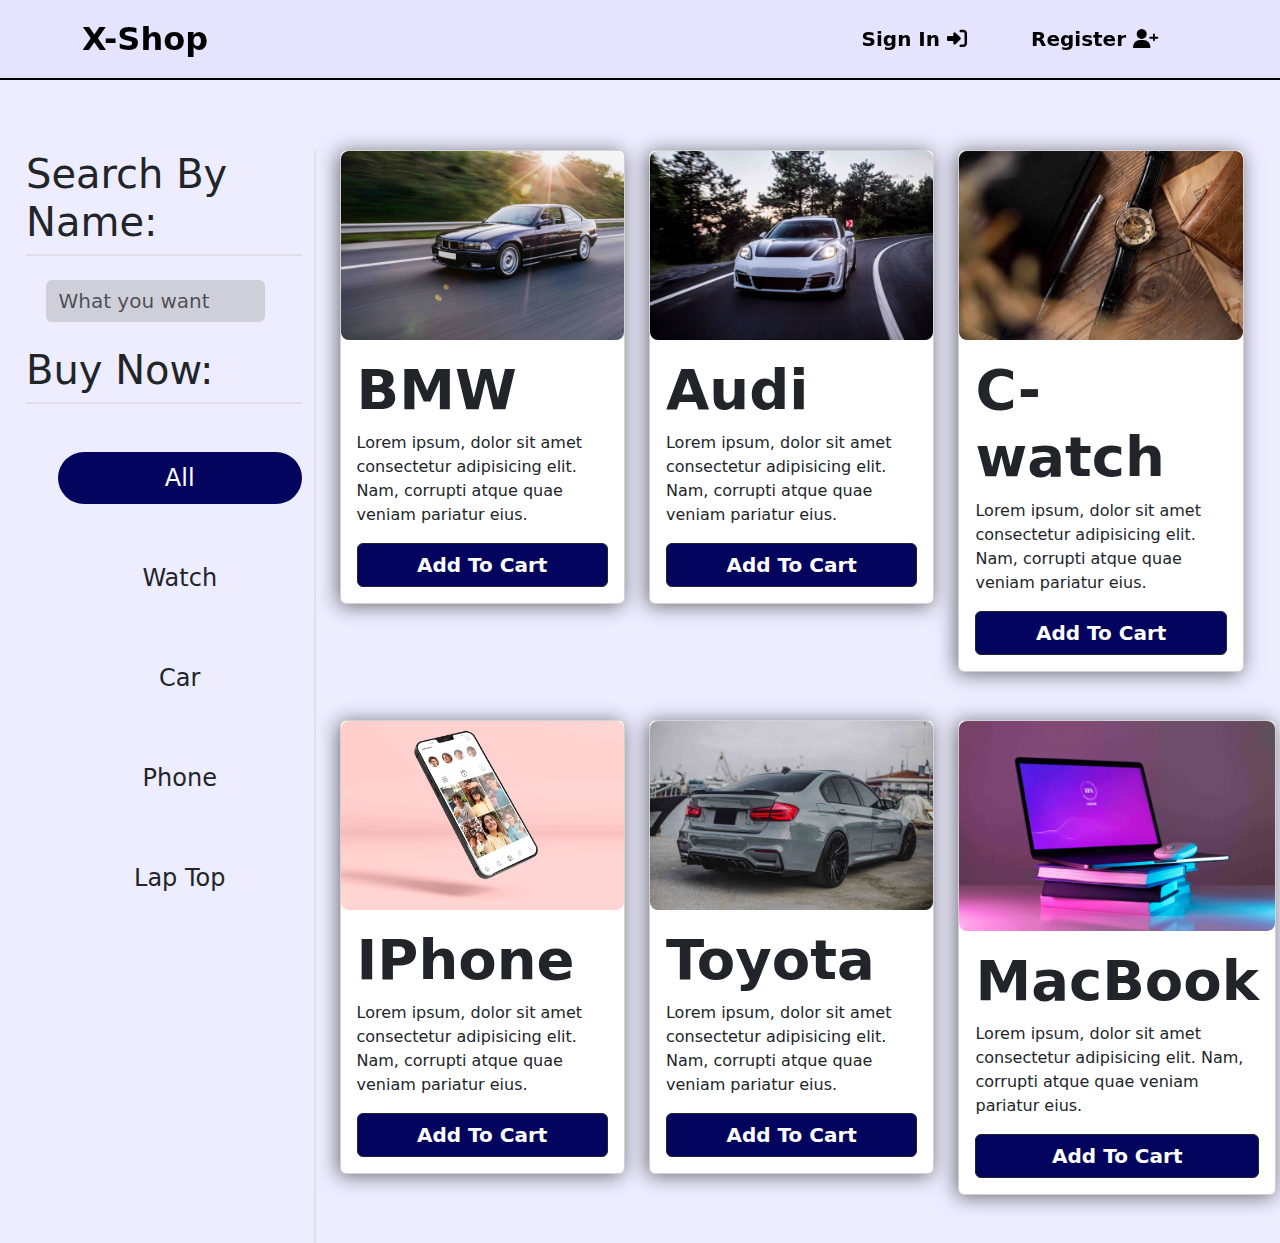
<file: index.html>
<!DOCTYPE html>
<html lang="en">
<head>
    <meta charset="UTF-8">
    <meta name="viewport" content="width=device-width, initial-scale=1.0">
    <title>X-Shop</title>
    <link rel="stylesheet" href="./css/all.css">
    <link rel="stylesheet" href="./css/bootstrap.css">
    <link rel="stylesheet" href="./css/main.css">
</head>
<body>
    <nav class="navbar navbar-expand-lg fixed-top">
        <div class="container">
            <a href="#" class="navbar-brand fs-2 fw-bold">X-Shop</a>
            <button class="navbar-toggler border-0 shadow-none" data-bs-toggle="collapse" data-bs-target="#collapse" id="btnnav"><i class="fa-solid fa-bars fs-3"></i></button>
            <div class="collapse navbar-collapse" id="collapse">
                <ul class="navbar-nav ms-auto text-center p-2" id="firul">
                    <li class="nav-item"><a href="#" class="nav-link fs-5 mx-4 my-5 my-lg-0 fw-bold" id="signlocal">Sign In <i class="fa-solid fa-right-to-bracket"></i></a></li>
                    <li class="nav-item"><a href="./pages/reg.html" class="nav-link fs-5 mx-4 my-5 my-lg-0 fw-bold">Register <i class="fa-solid fa-user-plus"></i></a></li>
                </ul>
                <ul class="navbar-nav ms-auto text-center p-2" id="secul">
                    <li class="nav-item dropdown d-inline-block" id="userhere"><a href="#" class="nav-link mx-4 my-5 my-lg-0 dropdown-toggle fs-3 fw-bold" data-bs-toggle="dropdown"></a>
                        <ul class="dropdown-menu">
                            <li><a href="#" class="dropdown-item fs-5 fw-semibold" id="out">Sign out</a></li>
                        </ul>
                    </li>
                    <li class="nav-item d-inline-block"><a href="./pages/pro.html" class="nav-link mx-4 my-5 my-lg-0"  id="carticon"><i class="fa-solid fa-cart-shopping fs-2"></i><span id="numon"></span></a></li>
                    
                </ul>
                
            </div>
        </div>
    </nav>


    <main class="w-100">
        <div class="container-sp">
            <div class="row w-100">
                <div class="col-3 border-end border-2 byebyee">
    
                    <h1 class="text-dark ms-3 border-bottom border-2 pb-2">Search By Name:</h1>
                    <input type="text" class="form-control my-3 w-75 my-4 m-auto shadow-none fs-5 text-dark addme" placeholder="What you want" id="searchinput">
    
                    <h1 class="text-dark ms-3 border-bottom border-2 pb-2">Buy Now:</h1>
                    <div class="allprodd">
                        <div><a href="#" class="text-center nav-link text-dark ms-5 fs-4 my-5 py-2 rounded-pill activeselect" id="allshow">All</a></div>
                        <div><a href="#" class="text-center nav-link text-dark ms-5 fs-4 my-5 py-2 rounded-pill">Watch</a></div>
                        <div><a href="#" class="text-center nav-link text-dark ms-5 fs-4 my-5 py-2 rounded-pill">Car</a></div>
                        <div><a href="#" class="text-center nav-link text-dark ms-5 fs-4 my-5 py-2 rounded-pill">Phone</a></div>
                        <div><a href="#" class="text-center nav-link text-dark ms-5 fs-4 my-5 py-2 rounded-pill">Lap Top</a></div>
                    </div>
                    
                </div>
    
    
                <div class="col-9 row" id="productcontent">
    
                </div>
            </div>
        </div>
    </main>
    

<!-- 1184 معانا -->

<script src="./js/bootstrap.bundle.min.js"></script>
<script src="./js/main.js"></script>
    
</body>
</html>
</file>
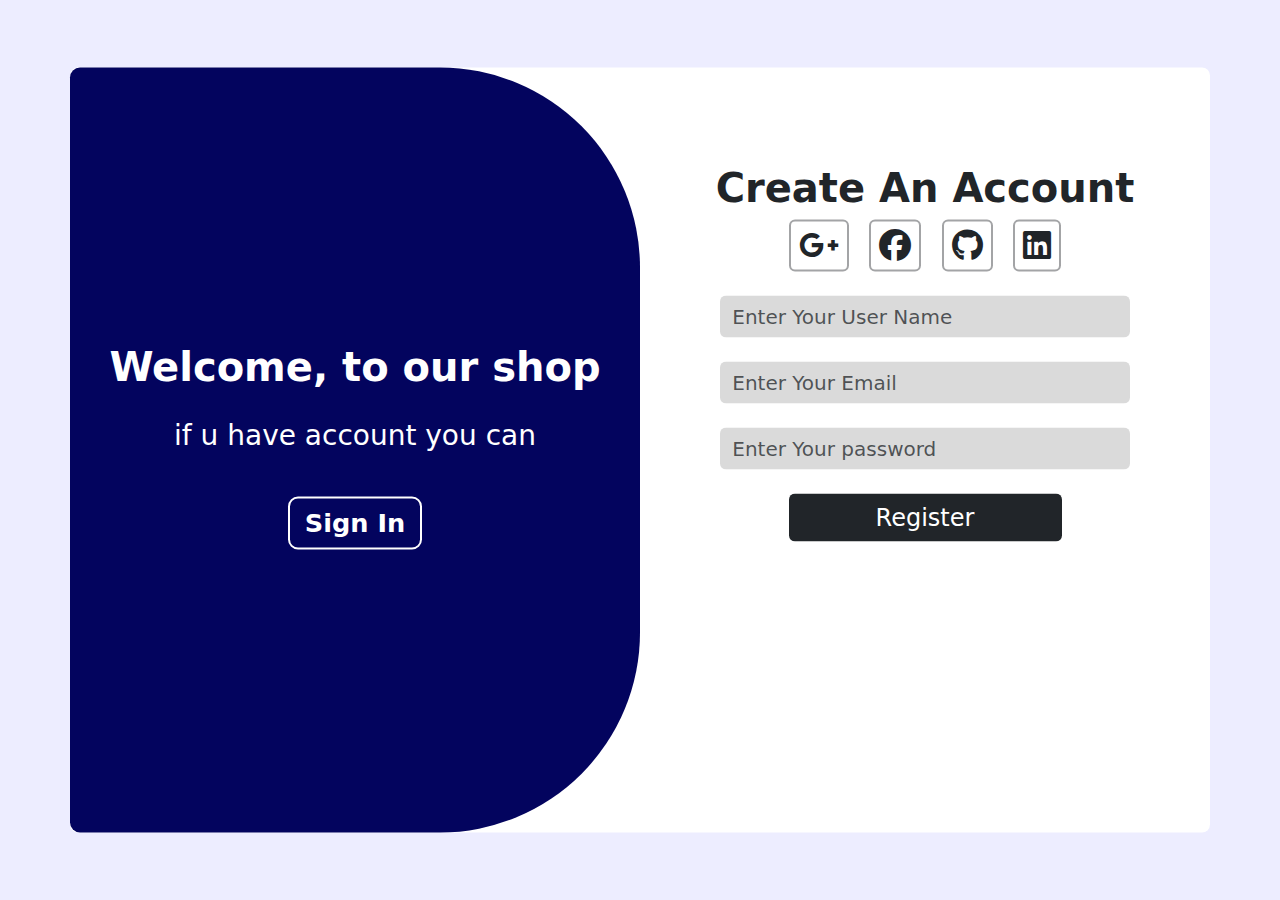
<file: pages/reg.html>
<!DOCTYPE html>
<html lang="en">
<head>
    <meta charset="UTF-8">
    <meta name="viewport" content="width=device-width, initial-scale=1.0">
    <title>X-Shop</title>
    <link rel="stylesheet" href="../css/all.css">
    <link rel="stylesheet" href="../css/bootstrap.css">
    <link rel="stylesheet" href="../css/main.css">
</head>
<body>


    <section class="vh-100 w-100">
            <div class="container h-100 position-relative">
                <div class="row bg-white h-90 position-absolute top-50 translate-middle-y w-100 rounded-3">
                    
                        <form class="col-12 col-lg-6 py-5" id="signinform">
                            <h1 class="text-center mt-5 fw-bold">Sign In</h1>
                            <div class="d-flex justify-content-between w-50 m-auto">
                                <a href="#" class="text-dark fs-2 border border-3 hover-icon border-dark rounded-2 px-2"><i class="fa-brands fa-google-plus-g"></i></a><a href="#" class="text-dark fs-2 border border-3 hover-icon border-dark rounded-2 px-2"><i class="fa-brands fa-facebook"></i></a><a href="#" class="text-dark fs-2 border border-3 hover-icon border-dark rounded-2 px-2"><i class="fa-brands fa-github"></i></a><a href="#" class="text-dark fs-2 border border-3 hover-icon border-dark rounded-2 px-2"><i class="fa-brands fa-linkedin"></i></a>
                            </div>
                            <input type="email" placeholder="Enter Your Email" class="form-control my-3 w-75 my-5 m-auto shadow-none fs-5" id="emailsignin">
                            <input type="password" placeholder="Enter Your password" class="form-control my-3 w-75 my-5 m-auto shadow-none fs-5" id="passwordsignin">
                            <input type="submit" value="Sign In" class="form-control my-3 w-50 my-5 m-auto shadow-none text-white border-0 fs-4 bg-dark" id="submmitsignin">
                            <p class="text-center fs-5 mobile-only">if u have not account you can <a href="#" id="showreg">Register</a></p>
                            <div class="text-white fs-3 bg-danger p-1 px-4 text-center rounded-1" id="errorhere"></div>
                            
                        </form>

                        <form class="col-12 col-lg-6 py-5 rounded-2" id="createform">
                            <h1 class="text-center mt-5 fw-bold">Create An Account</h1>
                            <div class="d-flex justify-content-between w-50 m-auto">
                                <a href="#" class="text-dark fs-2 border border-3 hover-icon border-dark rounded-2 px-2"><i class="fa-brands fa-google-plus-g"></i></a><a href="#" class="text-dark fs-2 border border-3 hover-icon border-dark rounded-2 px-2"><i class="fa-brands fa-facebook"></i></a><a href="#" class="text-dark fs-2 border border-3 hover-icon border-dark rounded-2 px-2"><i class="fa-brands fa-github"></i></a><a href="#" class="text-dark fs-2 border border-3 hover-icon border-dark rounded-2 px-2"><i class="fa-brands fa-linkedin"></i></a>
                            </div>
                            <input type="text" placeholder="Enter Your User Name" class="form-control my-3 w-75 my-4 m-auto shadow-none fs-5 text-dark" id="user">
                            <input type="email" placeholder="Enter Your Email" class="form-control my-3 w-75 my-4 m-auto shadow-none fs-5 text-dark" id="email">
                            <input type="password" placeholder="Enter Your password" class="form-control my-3 w-75 my-4 m-auto shadow-none fs-5 text-dark" id="password">
                            <input type="submit" value="Register" class="form-control my-3 w-50 my-4 m-auto shadow-none text-white border-0 fs-4 bg-dark" id="submitbtn">
                            <p class="text-center fs-5 mobile-only">if u have account you can <a href="#" id="showsign">Sign In</a></p>
                        </form>

                </div>
                <div class="position-absolute top-50 t-0 w-50 start-0 h-90 byebyee" id="div-swap">
                    <div class="h-100 w-100">
                        <div class="bg-bblue text-center h-100 w-100 rounded-3 rounded-sp start" id="roundedd">
                            <div class="d-flex justify-content-center align-items-center h-100 flex-column">
                                <h1 class="fs-1 fw-bold py-2">Welcome, to our shop</h1>
                                <p class="fs-3 py-2 px-3" id="contentreg">if u have account you can</p>
                                <button class="btn-sp my-3" id="sign-in-swap">Sign In</button>
                            </div>
                        </div>
                    </div>
                </div>

                
            </div>

    </section>



<script src="../js/bootstrap.bundle.min.js"></script>
<script src="../js/reg.js"></script>
</body>
</html>
</file>
<file: css/main.css>
body {
    background-color: rgba(218, 218, 255, 0.491);
  }
  #flexmar {
    padding-top: 15rem;
  }
  
  .shape {
    background-color: rgba(255, 255, 255, 0.259);
    padding: 4rem 4rem;
    box-sizing: content-box;
    border-radius: 10px;
    border: 2px solid white;
    -webkit-backdrop-filter: blur(7px);
            backdrop-filter: blur(7px);
    box-shadow: -6px 7px 20px 11px rgba(0, 0, 0, 0.767);
  }
  
  #secul,
  #errorhere {
    display: none;
  }
  
  main {
    padding-top: 150px;
  }
  
  
  #carticon {
    position: relative;
  }
  
  #numon {
    position: absolute;
    width: 30px;
    height: 30px;
    background-color: red;
    display: block;
    text-align: center;
    border-radius: 50%;
    top: -8px;
    right: -9px;
    font-size: 1rem;
    font-weight: bold;
    padding-top: 3px;
    color: white;
    font-size: 16px;
  }
  form input[type=text],
  form input[type=password],
  form input[type=email],
  .addme{
    border: none ;
    background-color: rgba(168, 168, 168, 0.42);
  }
  form input[type=text]:focus,
  form input[type=password]:focus,
  form input[type=email]:focus,
  .addme:focus {
    background-color: rgba(168, 168, 168, 0.42) !important;
  }
  a.btn-dark{
    background-color: #03045e !important;
  }
  input[type=submit]:active {
    background-color: rgb(49, 49, 49) !important;
  }
  
  #numon {
    display: none !important;
  }
  
  .vh-100sp {
    height: calc(100vh - 300px);
  }
  .h-90 {
    height: 85%;
  }
  
  .w-90 {
    width: 85%;
  }
  .hover-icon {
    border: 2px solid #2125296a !important;
  }
  .bg-bblue{
    background-color: #03045e;
    color: white;
  }
  .btn-sp{
    background-color: transparent;
    padding: 5px 15px;
    font-size: 1.6rem;
    font-weight: bold;
    border-radius: 10px;
    border: 2px solid white;
    color: white;
  }
  .btn-sp:hover,
  a.btn-dark:hover {
    background-color: #2a2c8d !important;
  }
  .rounded-sp {
    border-radius: 10px 200px 200px 10px !important;
  }
  .t-0 {
    transform: translatex(0%) translatey(-50%) !important;
  }
  .t-auto{
    transform: translateX(calc(100%)) translatey(-50%) !important;
  }
  #errorhere {
    width: fit-content;
    margin: auto;
  }
  nav {
    background-color: rgba(218, 218, 255, 0.491);
    backdrop-filter: blur(10px);
    color: black !important;
    border-bottom: 2px solid black;
  }
  nav a {
    color: black !important;
  }
  .margin-sp {
    margin-top: 150px;
  }
  .activee {
    background-color: #5657ca;
    color: white !important;
  }
  .mobile-only{
    display: none;
  }
  .card-shadow {
    box-shadow: -2px 2px 20px 0px #0000008c;
  }
  .activeselect{
    background-color: #03045e;
    color: white !important;
  }
  .card{
    min-width: 250px;
  }
  #productcontent{
    margin: 0 auto !important;
  }
  .card img{
    width: 100% !important;
    height: auto !important;
  }
  .card img.img-fluid{
    width: auto !important;
    height: 100% !important;
  }
  
  .container-sp { 
    padding: 0 0 0 10px;
    max-width: 100% !important;
  }
  #ainpro{
    position: absolute;
    bottom: 10px;
    right: 10px;
    
  }
  #onremove{
    position: absolute;
    bottom: 70px;
    right: 35px;
    border: 3px solid black;
    padding: 5px 3px;
    text-align: center;
    border-radius: 10px;
  }
  #onremove i {
    cursor: pointer;
  }



  @media (max-width: 991px) {

    .w-50 {
      width: 86% !important;
      padding: 20px;
    }
    .w-50 .container {
      padding: 0;
      margin: 0;
    }
    .w-50 input {
      width: 100% !important;
      margin: 0;
    }

    #userhere {
      display: block !important;
    }
    .navbar-collapse {
      position: absolute;
      width: 100%;
      height: calc(100vh - 64px);
      right: 0;
      top: 0;
      background-color: rgb(218, 218, 255);
      backdrop-filter: blur(10px) ;
      color: black;
      border-bottom: 2px solid black;
      top: 64px;
      overflow-y: scroll;
      transition: 0.5s;
      visibility: visible;
      -webkit-clip-path: circle(141.2% at 100% 0);
      clip-path: circle(141.2% at 100% 0);
    }
    .collapse:not(.show) {
      display: block;
      visibility: hidden;
      -webkit-clip-path: circle(0.4% at 100% 0);
      clip-path: circle(0.4% at 100% 0);
    }
    .byebyee {
      display: none;
    }
    #createform {
      position: absolute;
      background: white;
    }
    #createform,
    #signinform{
      margin: auto;
    }
    #createform input, 
    #signinform input {
      width: 80% !important;
      margin: 0;
    }
    #createform input[type=submit],
    #signinform input[type=submit]{
      width: 250px !important;
      display: block;
      padding: 10px 0;
      margin-bottom: 20px !important;
      margin-top: 60px !important;
    }

    .mobile-only{
      display: block !important;
    }
    .card img.img-fluid{

      width: 100% !important;
      height: auto !important;
      border-radius: 10px;
    }
    .cardmg {
      margin: 10px 10px !important;
    }
    .cardpos{
      position: static !important;
      margin: 10px auto !important;
      text-align: center !important;
      width: 50% ;
    }
    
    
  }
</file>
